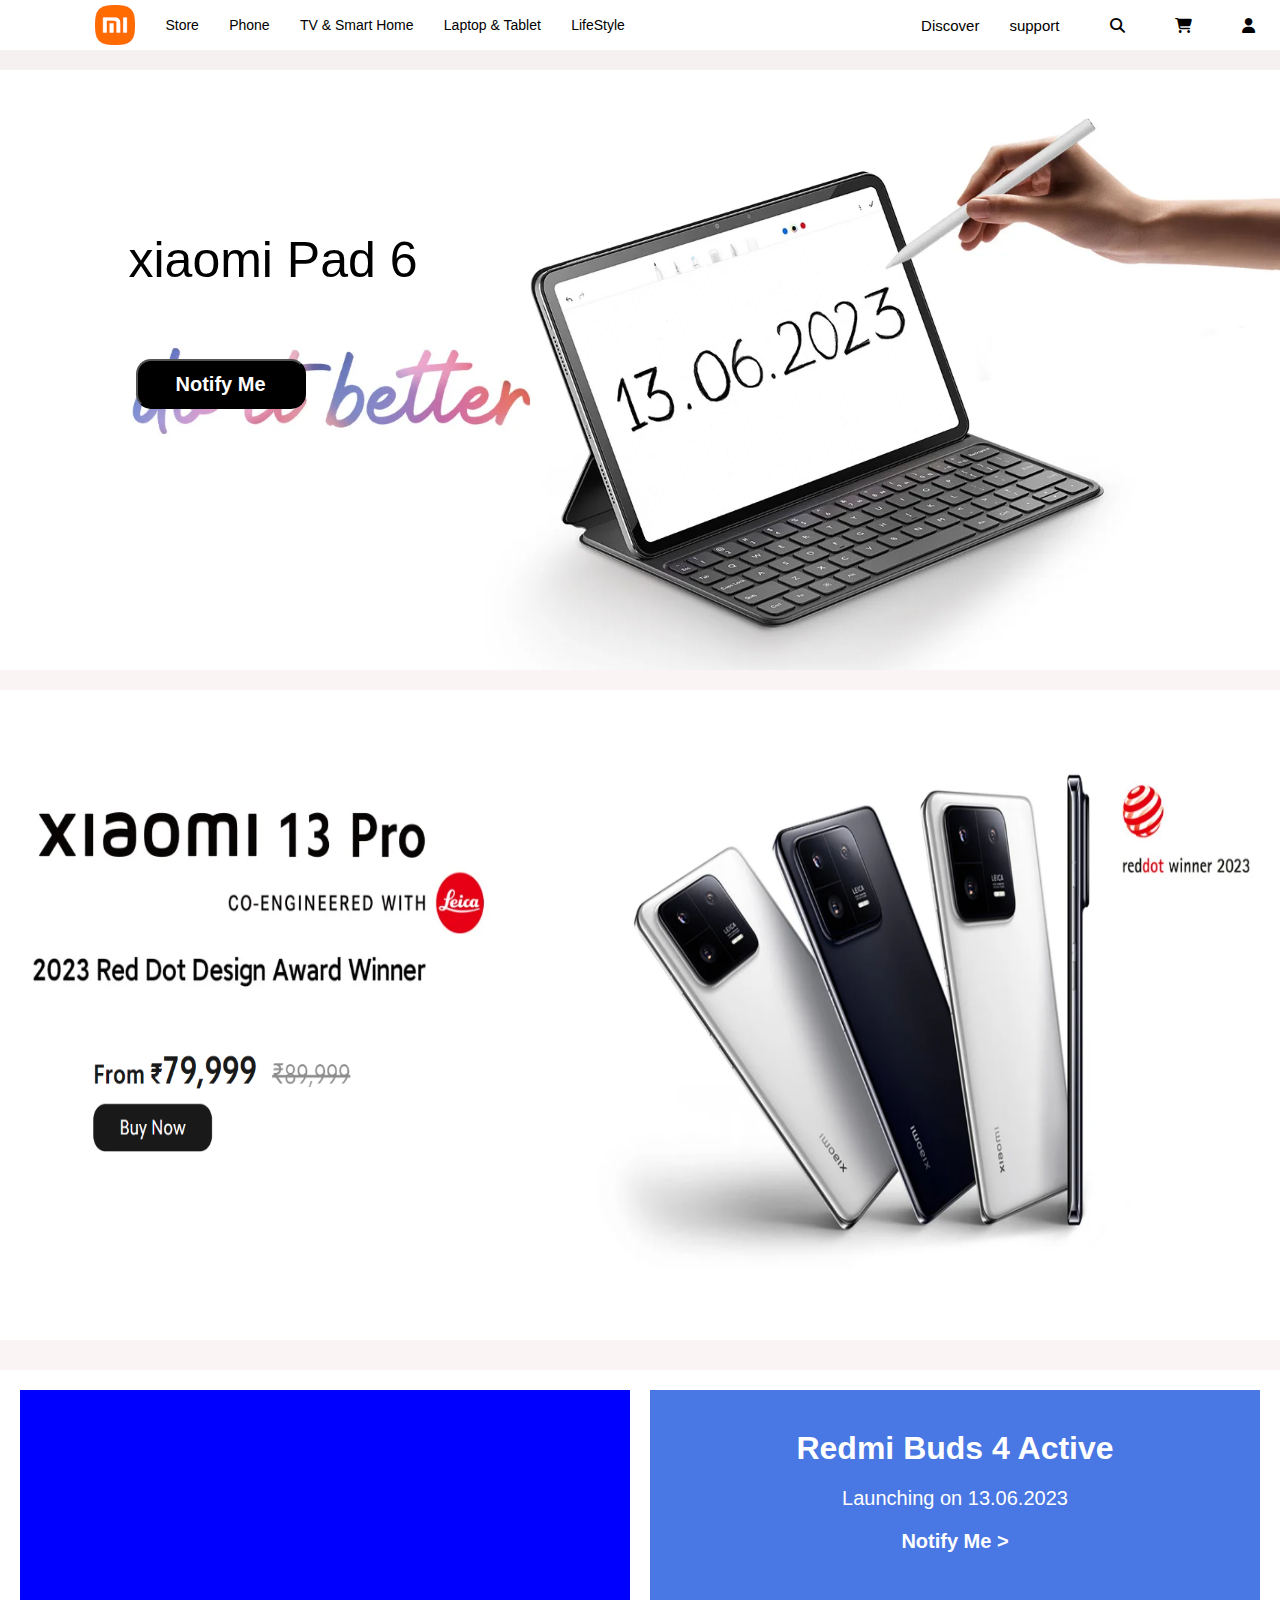
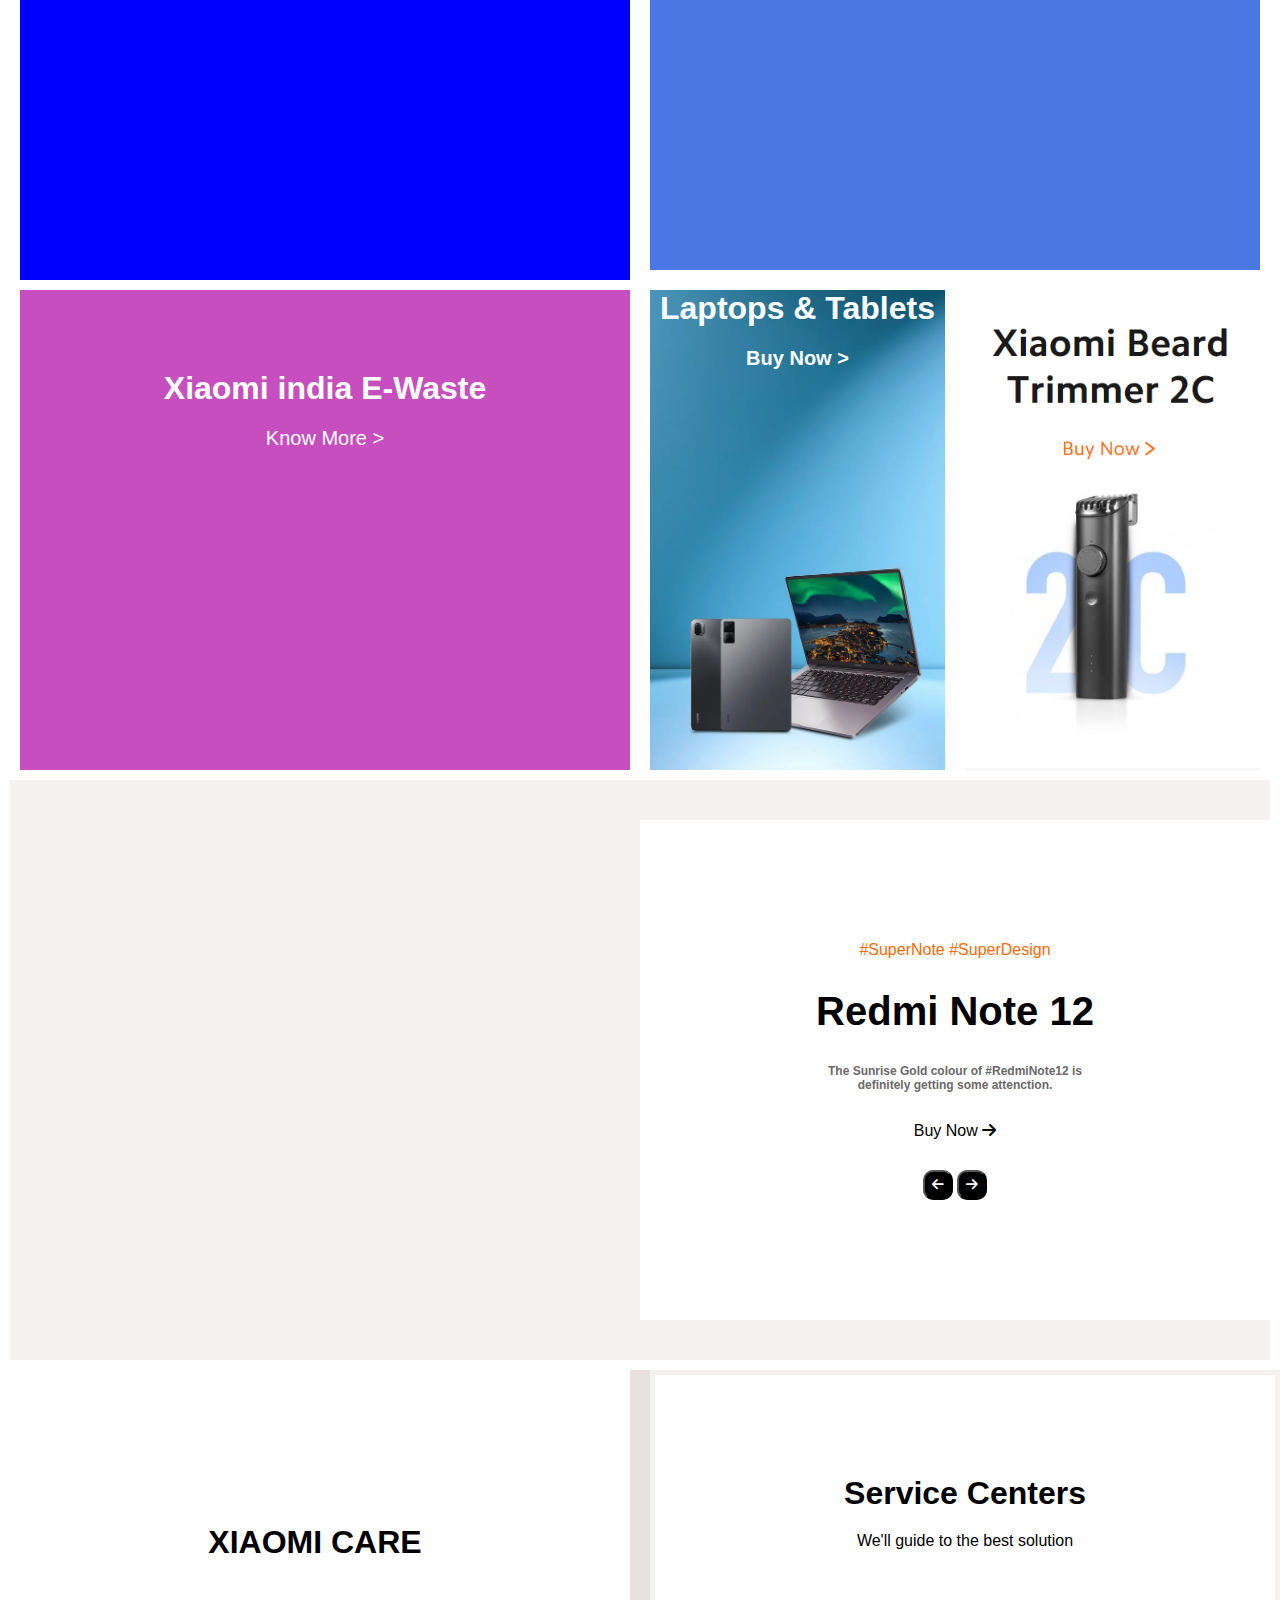
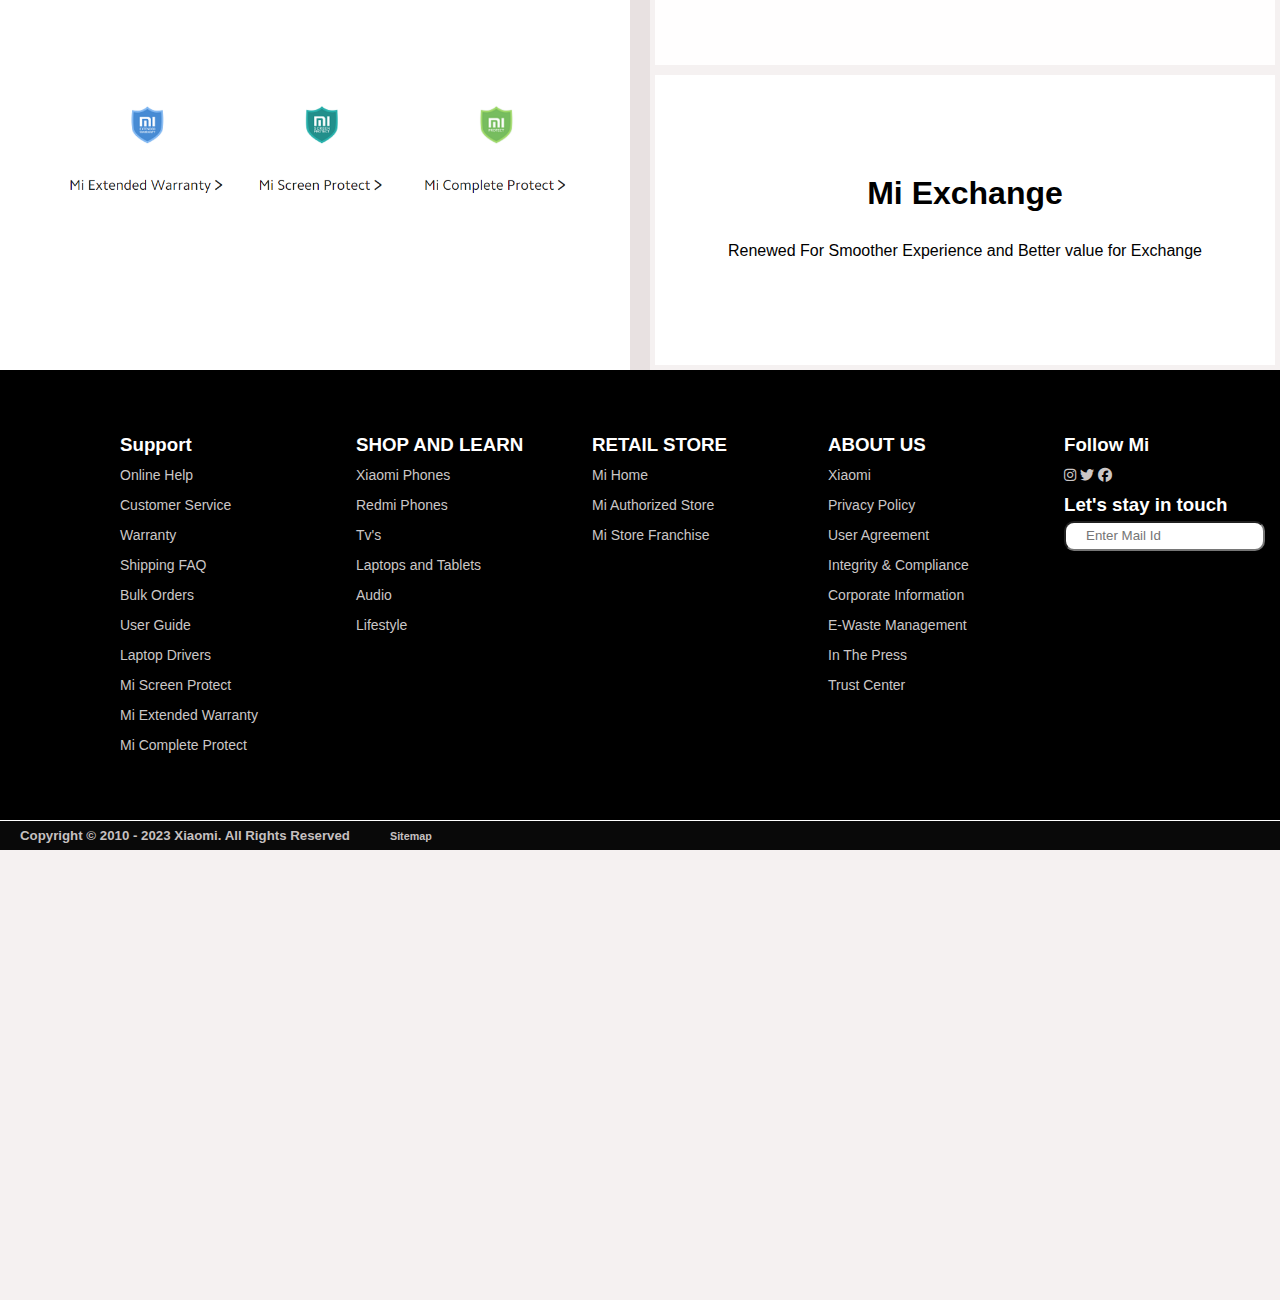
<file: index.html>
<!DOCTYPE html>
<html lang="en">

<head>
    <meta charset="UTF-8">
    <meta http-equiv="X-UA-Compatible" content="IE=edge">
    <meta name="viewport" content="width=device-width, initial-scale=1.0">
    <title>xiaomi</title>
    <link rel="stylesheet" href="style.css">
    <link rel="stylesheet" href="https://cdnjs.cloudflare.com/ajax/libs/font-awesome/6.4.0/css/all.min.css">
</head>

<body>
    <div class="blue-part">
        <div class="white-line">
            <ul class="white-contain">
                <img src="./images.png">
                
                <li>Store</li>
                <li>Phone</li>
                <li>TV & Smart Home</li>
                <li>Laptop & Tablet</li>
                <li> LifeStyle</li>
            </ul>
            <ul class="white-icon">
                <div class="dis">
                <li>Discover</li>
                <li>support</li>
            </div>
                <li><i class="fa-solid fa-magnifying-glass"></i></li>
                <li><i class="fa-solid fa-cart-shopping"></i></li>
                <li><i class="fa-solid fa-user"></i></li>
            </ul>
        </div>
        <div class="hero">
            <div class="hero-text">
                <h1>xiaomi Pad 6</h1>

                <button> Notify Me</button>
            </div>
        </div>

        <div class="mi-pro">
            <div class="mi-pro-img">
                <img src="./Screenshot 2023-05-15 163004.png" alt>
            </div>


        </div>


        <div class="box-5">
            <div class="box-5-div-1">
                <div class="a">
                    <div class="img-1">
                    </div>
                    <div class="img-2">
                   <H1>Xiaomi india E-Waste</H1>
                   <p>Know More   ></p>


                    </div>
                </div>
                <div class="b"></div>
                <div class="c"></div>
            </div>
            <div class="box-5-div-2">
                <div class="d">
                   <h1>Redmi Buds 4 Active</h1>
                   <p>Launching on 13.06.2023</p>
                <h5>Notify Me   ></h5>

                </div>
                <div class="e">
                    <div class="image-1">
                     <h1>Laptops & Tablets</h1>
                     <h5> Buy Now   ></h5>

                    </div>
                    <div class="image-2">
                        
                    </div>
                </div>
            </div>
        </div>

        <div class="box-22">
            <div class="center-1">
                
            </div>
            <div class="center-2">
           <span style="color: #ff6900;">#SuperNote #SuperDesign</span>
           <h1>Redmi Note 12</h1>
           <h5>The Sunrise Gold colour of #RedmiNote12 is <br> definitely getting some attenction.</h5>
            <li> <a href="#"> Buy Now </a><i class="fa-solid fa-arrow-right"></i></li>
            <span> 
                <button><i class="fa-solid fa-arrow-left"></i></button>
                <button><i class="fa-solid fa-arrow-right"></i></button>
            </span>
            </div>
        </div>

      <div  class="box-33">
        <div class="center-3">
        <h1>XIAOMI CARE</h1>
        <img src="./protect.png" alt="">

        </div>
            <div class="center-4">
                <div class="service">
                    <H1>Service Centers</H1>
                    <p>We'll guide to the best solution</p>
                </div>
                <div class="exchange">
                    <H1>Mi Exchange</H1>
                    <p>Renewed For Smoother Experience and Better value for Exchange </p>
                </div>
            </div>
      </div>

      <div class="last-sec">
        <ul>
            <h3>Support</h3>
            <li>Online Help</li>
            <li>Customer Service</li>
            <li>Warranty</li>
            <li>Shipping FAQ</li>
            <li>Bulk Orders</li>
            <li>User Guide</li>
            <li>Laptop Drivers</li>
            <li>Mi Screen Protect</li>
            <li>Mi Extended Warranty</li>
            <li>Mi Complete Protect</li>
        </ul>
        <ul>
            <h3>SHOP AND LEARN</h3>
            <li>Xiaomi Phones</li>
            <li>Redmi Phones
            </li>
            <li>Tv's</li>
            <li>Laptops and Tablets</li>
            <li>Audio</li>
            <li>Lifestyle</li>
        </ul>
        <ul>
            <h3>RETAIL STORE
            </h3>
            <li>Mi Home
            </li>
            <li>Mi Authorized Store</li>
            <li>Mi Store Franchise</li>
        </ul>
        <ul>
            <h3>ABOUT US</h3>
            <li>Xiaomi</li>
            <li>Privacy Policy
            </li>
            <li>User Agreement</li>
            <li>Integrity & Compliance
            </li>
            <li>Corporate Information</li>
            <li>E-Waste Management</li>
            <li>In The Press
            </li>
            <li>Trust Center</li>
        </ul>
        <ul class="follow">
            <h3>Follow Mi</h3>
            <li> <i class="fa-brands fa-instagram"></i>  <i class="fa-brands fa-twitter"></i> <i class="fa-brands fa-facebook"></i></li>
            <h3>Let's stay in touch</h3>
            <input type="text" name="" id="" placeholder="Enter Mail Id">
        </ul>
    </div>

    <div class="last-box">  <h5>Copyright © 2010 - 2023 Xiaomi. All Rights Reserved</h5> <h6>
        Sitemap</h6></div>



    </div>

</body>

</html>
</file>
<file: style.css>
* {
    margin: 0;
    padding: 0;
    box-sizing: border-box;
    font-family: 'Merriweather Sans', sans-serif;
    font-family: 'Poppins', sans-serif;
}

.blue-part {
    width: 100%;
    height: 500vh;
    background-color: rgb(245, 241, 241);
}

.white-line {

    background-color: white;
    height: 50px;
    width: 100%;
    display: flex;
    align-items: center;
    justify-content: space-between;
 

}

.white-contain:first-child {
    height: 50px;
    width: 50%;
    display: flex;
    align-items: center;
    justify-content: space-around;
    list-style: none;
    font-size: 14px;
    font-weight: 400;
    padding-left: 80px;
}

.white-contain {
    width: 50%;
}

.white-contain:first-child img {
    height: 40px;
}

.white-icon {

    height: 50px;
    width: 30%;
    display: flex;
    align-items: center;
    justify-content: space-around;
    list-style: none;
    font-size: 15px;
    font-weight: 300;
}
.dis{
    display: flex;
    gap: 30px;
}

.hero {
    width: 100%; 
   margin-top: 20px;
    height: 600px;
    background-image: url(./bg.webp);
    background-size: cover; 
    background-position: right;
   padding-bottom: 50px;
}

.hero-text {
    width: 700px;
    height: 500px;
    display: flex;
    align-items: center;
    justify-content: center;
    flex-direction: column;
    /* border: 1px solid red; */
    margin-right: 40%;
}

.hero-text h1 {
    font-size: 50px;
    font-weight: 500;
    color: black;
    padding-bottom: 10%;
    padding-right: 22%;

}


.hero-text button {
    height: 50px;
    width: 170px;
    background-color: black;
    color: white;
    border-radius: 15px;
    font-size: 20px;
    font-weight: 600;
    margin-right: 37%;
}

.hero-text button:hover {
    background-color: rgb(255, 253, 253);
    color: black;
}

.mi-pro {
    height: 700px;
    width: 100%;
}

.mi-pro-img {
    height: 800px;
    width: 100%;
    background-color: rgb(250, 244, 244);

    padding-top: 20px;
}

.mi-pro-img img {
    height: 650px;
    width: 100%;
}

.box-5 {
    height: 1000px;
    width: 100%;
    background-color: brown;
    display: flex;
    border: 10px solid white;
}

.box-5-div-1 {
    width: 50%;
    height: 800px;
    background-color: aqua;
}

.a {
    width: 100%;
    height: 500px;
    background-color: violet;
    width: 100%;
    height: 500px;
    background-color: rgb(198, 78, 190);
}

.img-1 {
    width: 100%;
    height: 550px;
    background-color: blue;
    background-image: url("//i03.appmifile.com/203_operator_in/08/06/2023/2205c24700ffa2dd0ce110843def50d1.jpg" );
    background-size: cover;
    background-position: bottom;
    border: 10px solid white;
}

.img-2 {
    width: 100%;
    height: 250px;
    background-color: rgb(75, 75, 79);
}

.b {
    width: 100%;
    height: 500px;
    background-color: teal;
    width: 100%;
    height: 500px;
    background-color: rgb(198, 78, 190);
    background-image: url("//i03.appmifile.com/298_operator_in/07/06/2023/2f7ce63edc176aa8b2934fab579da671.jpg" );
    background-size: cover;
    background-position: bottom;
    border: 10px solid white;
}

.box-5-div-2 {
    width: 50%;
    height: 900px;
    background-color: rgb(203, 179, 23);
}

.d {
    width: 100%;
    height: 500px;
    background-color: rgb(73, 119, 227);
    background-image: url(https://i03.appmifile.com/75_operator_in/07/06/2023/18bfde4cb7339ab1dab776ae12b8ba51.jpg?f=webp );
    background-size: cover;
    background-position: bottom;
    border: 10px solid white;
}

.e {
    width: 100%;
    height: 500px;
    background-color: rgb(43, 72, 72);
    display: flex;
}

.image-1 {
    width: 50%;
    height: 500px;
    background-color: chartreuse;
    background-image: url(./4box.png);
    background-size: cover;
    background-position: bottom;
    border: 10px solid white;
}

.image-2 {
    width: 50%;
    height: 500px;
    background-color: rgb(198, 78, 190);
    background-image: url(./box5.png);
    background-size: cover;
    background-position: bottom;
    border: 10px solid white;
}

.box-22 {
    height: 600px;
    width: 100%;
    
    display: flex;
    align-items: center;
    justify-content: space-between;

    border: 10px solid white;

}

.center-1 {
    width: 50%;
    height: 500px;
    background-size: cover;
    display: inline-block;
    object-fit: cover;
    background-image: url(https://i03.appmifile.com/822_operator_in/27/04/2023/5dea72fe7420033845d6bfab6eca06c5.jpg)
}

.center-1 img{
   
    width: 100%;
}

.center-2 {
    width: 50%;
    height: 500px;
    background-color: white;
    display: flex;
    flex-direction: column;
    align-items: center;
    justify-content: center;
    text-align: center;
}
.center-2 {
    gap: 30px;
}

.center-2 h1{
 
    font-size: 40px;
}


.center-2 h5{
    font-size: 12px;
color: rgb(107, 105, 105);
}

.center-2 li a{
    list-style: none;
    text-decoration: none;
    color: black;
}

.center-2 li {
    list-style: none;
}

.center-2 button{
    width: 30px;
    height: 30px;
    color: white;
    background-color: black;
    border-radius: 10px;
    
}



.box-33 {
    height: 600px;
    width: 100%;
    background-color: rgb(232, 225, 225);
    display: flex;
    align-items: center;
   gap: 20px;
   

}

.center-3 {
    width: 50%;
    height: 600px;
    background-color: white;
    display: flex;
    flex-direction: column;
    align-items: center;
    justify-content: center;
    gap: 40px;
  
}


.center-3 img{
width: 80%;
padding-bottom: 20px;
}

.center-3 h1{
padding-bottom:
100px;
}

.center-4 {
    width: 50%;
    height: 600px;
    display: flex;
    flex-direction: column;
    align-items: center;
    background-color: white;

}

.service {
    height: 300px;
    width: 100%;
    display: flex;
    flex-direction: column;
    align-items: center;
    border: 5px solid rgb(245, 241, 241);
    background-color: rgb(255, 254, 254);
  padding-top: 100px;
    gap: 20px;
}

.exchange {
    height: 300px;
    width: 100%;
    display: flex;
    flex-direction: column;
    align-items: center;
    border: 5px solid rgb(245, 241, 241);
   
    padding-top: 100px;
    gap: 30px;
}
 .d{
    display: flex;
    flex-direction: column;
    align-items: center;
    color: white;
    gap: 20px;
 }
.d h1{
 padding-top: 40px;
}

.d p{
font-size: 20px;
}

.d h5{
font-size: 20px;
}

.img-2{
    display: flex;
    flex-direction: column;
    align-items: center;
    color: white;
    gap: 20px;
 }
.img-2 h1{
 padding-top: 40px;
}

.img-2 p{
font-size: 20px;
}

.img-2 h5{
font-size: 20px;
}


.image-1{
    display: flex;
    flex-direction: column;
    align-items: center;
    color: white;
    gap: 20px;
 }
.image-1h1{
 padding-top: 40px;
}


.image-1 h5{
font-size: 20px;
}
.last-sec {
    width: 100%;
    height: 450px;
    display: flex;
    background-color: black;
    color: white;
    padding-left: 100px;
}

.last-sec ul {
    width: 20%;
    line-height: 30px;
    padding-top: 60px;
    padding-left: 20px;
    list-style: none;
}
.last-sec li{
    color: rgb(203, 199, 199);
    font-size: 14px;
}

.follow {
    width: 100%;
    height: auto;
    line-height: 40px;
}

.follow input {
    height: 30px;
    padding-left: 20px;
    border-radius: 10px;
}

.last-box {
    width: 100%;
    height: 30px;
    background-color: rgb(9, 9, 9);
    display: flex;
    align-items: center;
    color: rgb(198, 192, 192);
    border-top: 1px solid white;

}

.last-box h5 {
    padding-left: 20px;
    padding-right: 40px;
}



@media (max-width:768px) {

.blue-part{
    width: 100%;
    height: auto;
  
}

.white-contain li{
display: none;

}
.white-contain img{
   
    height: auto;

}

.dis{
    display: none;
}

.hero-text{
    display: none;
}

.hero-text h1{
    font-size: px;
}

.hero-text button{
    width: 20%;
}

.white-contain:first-child{
    padding-left: 0px;
}
.hero img{
    width: 100%;
    background-size: cover;
    
}
.mi-pro{
  display: none;
 
}
.box-5-div-2{
    display: none;
}

.blue-part{
    width: 100%;
    height: 50vh;
   
}

.box-5-div-1{

    width: 100%;
  height: auto;
   
    flex-direction: column;
}


.a {
    width: 100%;
   align-items: center;
      flex-direction: column;
  } 

  .img-1{
    flex-direction: column;
  }

  .box-22{
   width: 100%;
 height: auto;
    flex-direction: column;
  }

  .center-1{
    width: 100%;
  }

  .center-2{
    width: 100%;
  }
 .box-33{
    width: 100%;
    height: auto;
    flex-direction: column;
 }

 .center-3{
    width: 100%;
 }
 .center-4{
    width: 100%;
 }

 .last-sec {
    width: 100%;
    height: auto;
    flex-direction: column;

 }
 .follow{
    display: none;
 }


}
</file>
